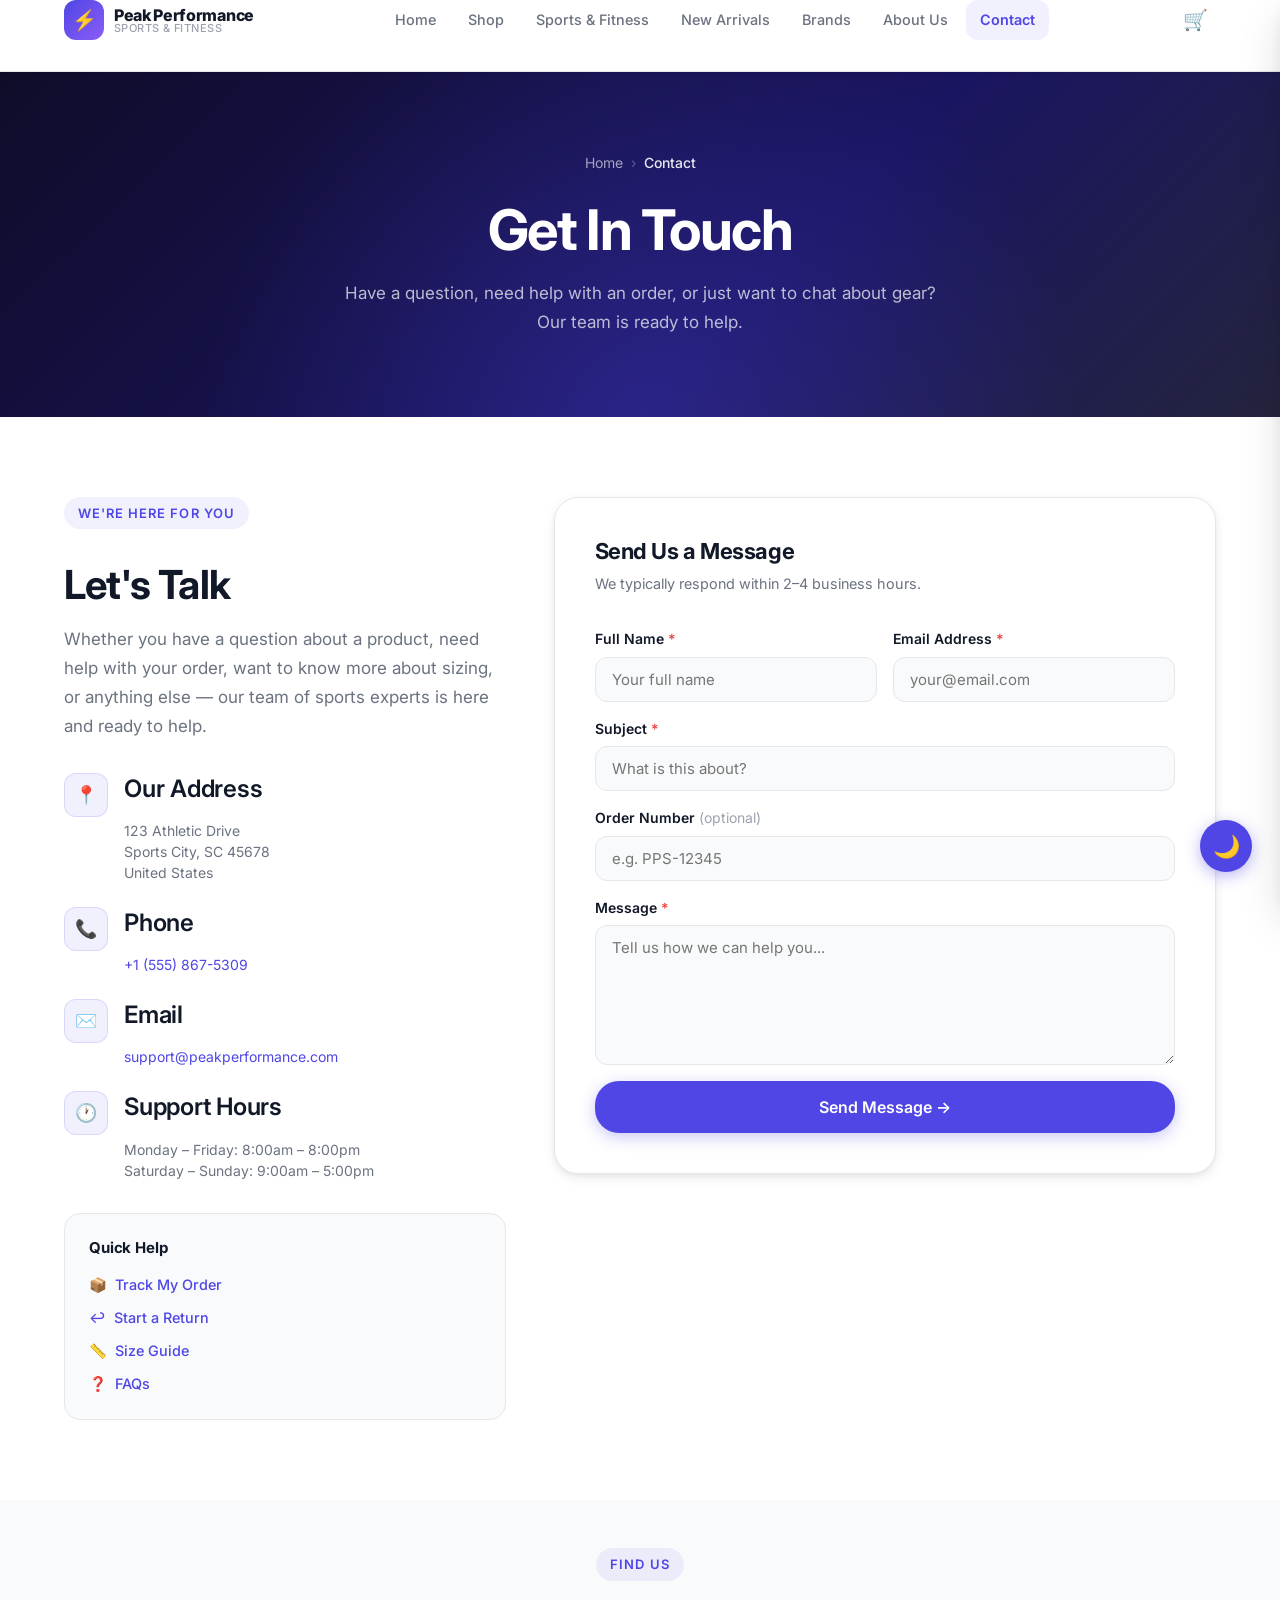
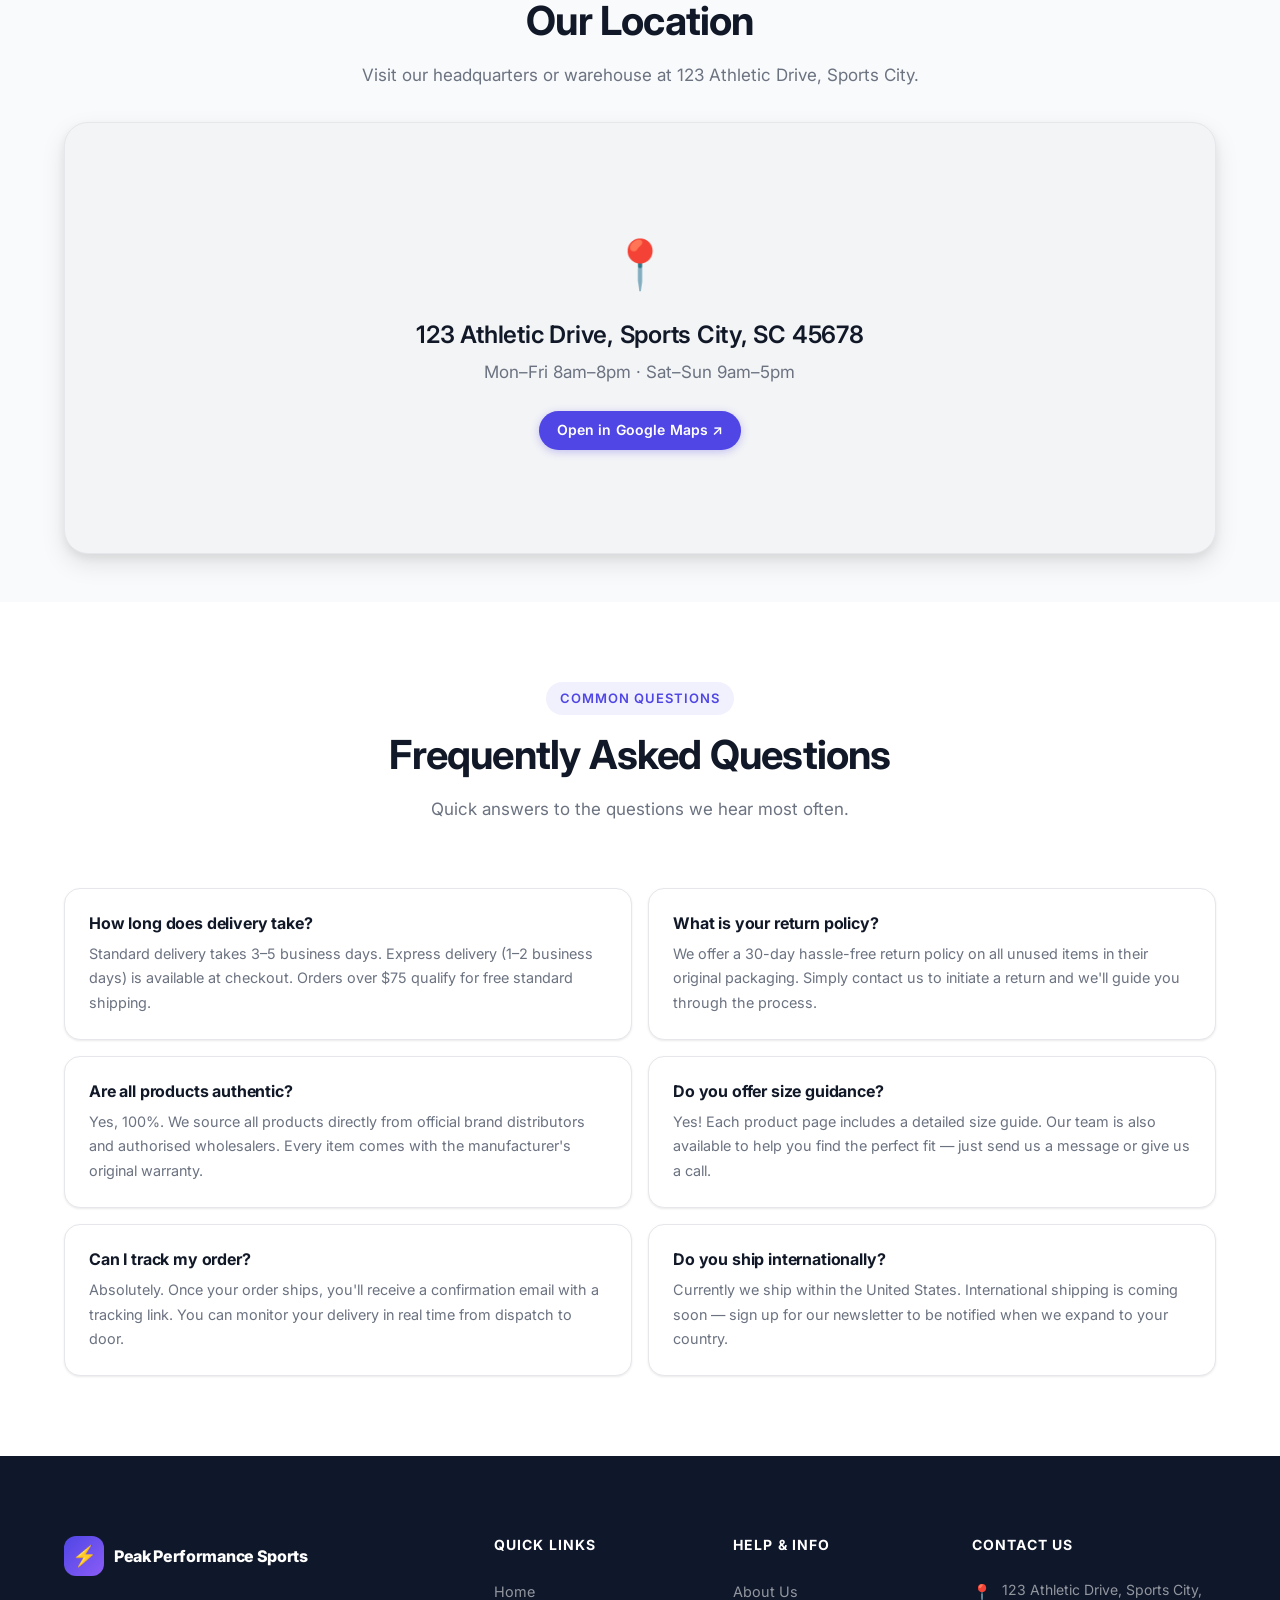
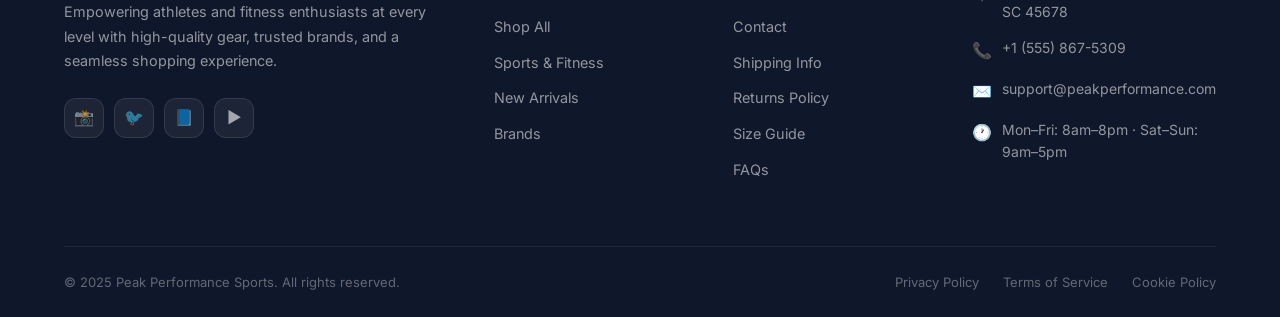
<file: contact.html>
<!DOCTYPE html>
<html lang="en">
<head>
  <meta charset="UTF-8">
  <meta name="viewport" content="width=device-width, initial-scale=1.0">
  <script>
    (function() {
      const theme = localStorage.getItem('pps-theme') || (window.matchMedia('(prefers-color-scheme: dark)').matches ? 'dark' : 'light');
      if (theme === 'dark') document.documentElement.setAttribute('data-theme', 'dark');
    })();
  </script>
  <title>Contact Us — Peak Performance Sports</title>
  <meta name="description" content="Get in touch with Peak Performance Sports. We're here to help with product questions, orders, returns, and anything else you need. Contact us today.">
  <meta property="og:title" content="Contact Us — Peak Performance Sports">
  <meta property="og:description" content="Get in touch with Peak Performance Sports. We're here to help with product questions, orders, returns, and anything else you need.">
  <meta property="og:image" content="https://images.unsplash.com/photo-1518611012118-696072aa579a?w=1280&auto=format&fit=crop">
  <meta property="og:type" content="website">
  <meta name="twitter:card" content="summary_large_image">
  <link rel="canonical" href="contact.html">
  <link rel="icon" href="data:image/svg+xml,<svg xmlns='http://www.w3.org/2000/svg' viewBox='0 0 100 100'><text y='.9em' font-size='90'>⚡</text></svg>">
  <link rel="preconnect" href="https://fonts.googleapis.com">
  <link rel="preconnect" href="https://fonts.gstatic.com" crossorigin>
  <link href="https://fonts.googleapis.com/css2?family=Inter:wght@300;400;500;600;700;800&display=swap" rel="stylesheet">
  <link rel="stylesheet" href="styles.css">
</head>
<body>

<!-- ── HEADER ── -->
<header class="site-header" role="banner">
  <div class="container">
    <div class="header-inner">
      <a href="index.html" class="logo" aria-label="Peak Performance Sports Home">
        <div class="logo-icon" aria-hidden="true">⚡</div>
        <div class="logo-text">
          <span class="logo-name">Peak Performance</span>
          <span class="logo-tagline">Sports & Fitness</span>
        </div>
      </a>
      <nav class="main-nav" id="main-nav" aria-label="Main navigation">
        <ul class="nav-list">
          <li><a href="index.html">Home</a></li>
          <li><a href="page.html">Shop</a></li>
          <li><a href="sports__fitness.html">Sports &amp; Fitness</a></li>
          <li><a href="new_arrivals.html">New Arrivals</a></li>
          <li><a href="brands.html">Brands</a></li>
          <li><a href="about.html">About Us</a></li>
          <li class="active"><a href="contact.html">Contact</a></li>
        </ul>
      </nav>
      <div class="header-actions">
        <button class="icon-btn" id="cart-btn" aria-label="Open shopping cart">
          🛒
          <span class="cart-count" id="cart-count" aria-live="polite" style="display:none">0</span>
        </button>
        <button class="menu-toggle" id="menu-toggle" aria-label="Toggle navigation menu" aria-expanded="false" aria-controls="main-nav">
          <span></span><span></span><span></span>
        </button>
      </div>
    </div>
  </div>
</header>

<!-- ── PAGE HERO ── -->
<section class="page-hero" aria-labelledby="contact-page-heading">
  <div class="container">
    <nav class="breadcrumb" aria-label="Breadcrumb">
      <a href="index.html">Home</a>
      <span class="breadcrumb-sep" aria-hidden="true">›</span>
      <span class="breadcrumb-current">Contact</span>
    </nav>
    <h1 id="contact-page-heading">Get In Touch</h1>
    <p>Have a question, need help with an order, or just want to chat about gear? Our team is ready to help.</p>
  </div>
</section>

<main id="main-content">

  <!-- ── CONTACT SECTION ── -->
  <section id="contact" class="section" aria-labelledby="contact-form-heading">
    <div class="container">
      <div class="contact-layout fade-up">

        <!-- Contact Info -->
        <div class="contact-info">
          <span class="section-label">We're Here For You</span>
          <h2 id="contact-form-heading" style="margin-top:var(--space-2);margin-bottom:var(--space-2)">Let's Talk</h2>
          <p>Whether you have a question about a product, need help with your order, want to know more about sizing, or anything else — our team of sports experts is here and ready to help.</p>

          <div class="contact-detail-list" style="margin-top:var(--space-4)">
            <div class="contact-detail">
              <div class="contact-detail-icon" aria-hidden="true">📍</div>
              <div class="contact-detail-text">
                <h3>Our Address</h3>
                <p>123 Athletic Drive<br>Sports City, SC 45678<br>United States</p>
              </div>
            </div>
            <div class="contact-detail">
              <div class="contact-detail-icon" aria-hidden="true">📞</div>
              <div class="contact-detail-text">
                <h3>Phone</h3>
                <p><a href="tel:+15558675309" style="color:var(--primary);text-decoration:none">+1 (555) 867-5309</a></p>
              </div>
            </div>
            <div class="contact-detail">
              <div class="contact-detail-icon" aria-hidden="true">✉️</div>
              <div class="contact-detail-text">
                <h3>Email</h3>
                <p><a href="mailto:support@peakperformance.com" style="color:var(--primary);text-decoration:none">support@peakperformance.com</a></p>
              </div>
            </div>
            <div class="contact-detail">
              <div class="contact-detail-icon" aria-hidden="true">🕐</div>
              <div class="contact-detail-text">
                <h3>Support Hours</h3>
                <p>Monday – Friday: 8:00am – 8:00pm<br>Saturday – Sunday: 9:00am – 5:00pm</p>
              </div>
            </div>
          </div>

          <div style="background:var(--bg-secondary);border:1px solid var(--border-color);border-radius:var(--radius-lg);padding:var(--space-3);margin-top:var(--space-3)">
            <h3 style="font-size:0.9375rem;font-weight:700;margin-bottom:var(--space-2);color:var(--text-primary)">Quick Help</h3>
            <ul style="display:flex;flex-direction:column;gap:10px">
              <li><a href="#" style="display:flex;align-items:center;gap:8px;font-size:0.9rem;color:var(--primary);text-decoration:none;font-weight:500"><span>📦</span> Track My Order</a></li>
              <li><a href="#" style="display:flex;align-items:center;gap:8px;font-size:0.9rem;color:var(--primary);text-decoration:none;font-weight:500"><span>↩️</span> Start a Return</a></li>
              <li><a href="#" style="display:flex;align-items:center;gap:8px;font-size:0.9rem;color:var(--primary);text-decoration:none;font-weight:500"><span>📏</span> Size Guide</a></li>
              <li><a href="#" style="display:flex;align-items:center;gap:8px;font-size:0.9rem;color:var(--primary);text-decoration:none;font-weight:500"><span>❓</span> FAQs</a></li>
            </ul>
          </div>
        </div>

        <!-- Contact Form -->
        <div class="contact-form-wrap">
          <h2 style="font-size:1.375rem;font-weight:700;margin-bottom:8px;color:var(--text-primary)">Send Us a Message</h2>
          <p style="font-size:0.9rem;color:var(--text-secondary);margin-bottom:var(--space-4)">We typically respond within 2–4 business hours.</p>

          <form id="contact-form" class="contact-form" novalidate aria-label="Contact form">
            <div class="form-row">
              <div class="form-group">
                <label for="name">Full Name <span aria-hidden="true" style="color:#ef4444">*</span></label>
                <input type="text" name="name" id="name" placeholder="Your full name" required aria-required="true" autocomplete="name">
              </div>
              <div class="form-group">
                <label for="email">Email Address <span aria-hidden="true" style="color:#ef4444">*</span></label>
                <input type="email" name="email" id="email" placeholder="your@email.com" required aria-required="true" autocomplete="email">
              </div>
            </div>

            <div class="form-group">
              <label for="subject">Subject <span aria-hidden="true" style="color:#ef4444">*</span></label>
              <input type="text" name="subject" id="subject" placeholder="What is this about?" required aria-required="true">
            </div>

            <div class="form-group">
              <label for="order-number">Order Number <span style="font-weight:400;color:var(--text-tertiary)">(optional)</span></label>
              <input type="text" name="order_number" id="order-number" placeholder="e.g. PPS-12345" autocomplete="off">
            </div>

            <div class="form-group">
              <label for="message">Message <span aria-hidden="true" style="color:#ef4444">*</span></label>
              <textarea name="message" id="message" rows="5" placeholder="Tell us how we can help you..." required aria-required="true"></textarea>
            </div>

            <button type="submit" class="submit-btn">Send Message →</button>
          </form>

          <div id="form-status" class="form-status" role="alert" aria-live="polite"></div>
        </div>

      </div>
    </div>
  </section>

  <!-- ── MAP / LOCATION ── -->
  <section class="section-sm bg-secondary" aria-labelledby="location-heading">
    <div class="container">
      <div class="section-header fade-up" style="margin-bottom:var(--space-4)">
        <span class="section-label">Find Us</span>
        <h2 id="location-heading">Our Location</h2>
        <p>Visit our headquarters or warehouse at 123 Athletic Drive, Sports City.</p>
      </div>
      <div class="fade-up" style="border-radius:var(--radius-xl);overflow:hidden;box-shadow:var(--shadow-lg);aspect-ratio:16/6;background:var(--bg-tertiary);display:flex;align-items:center;justify-content:center;border:1px solid var(--border-color)">
        <div style="text-align:center;padding:var(--space-4)">
          <div style="font-size:3rem;margin-bottom:var(--space-2)" aria-hidden="true">📍</div>
          <h3 style="margin-bottom:8px">123 Athletic Drive, Sports City, SC 45678</h3>
          <p style="margin-bottom:var(--space-3)">Mon–Fri 8am–8pm · Sat–Sun 9am–5pm</p>
          <a href="https://maps.google.com" target="_blank" rel="noopener noreferrer" class="btn btn-primary btn-sm">Open in Google Maps ↗</a>
        </div>
      </div>
    </div>
  </section>

  <!-- ── FAQ STRIP ── -->
  <section class="section" aria-labelledby="faq-heading">
    <div class="container">
      <div class="section-header fade-up">
        <span class="section-label">Common Questions</span>
        <h2 id="faq-heading">Frequently Asked Questions</h2>
        <p>Quick answers to the questions we hear most often.</p>
      </div>
      <div class="grid-2 fade-up" style="transition-delay:0.1s;gap:var(--space-2)">

        <div class="card">
          <h3 style="font-size:1rem;font-weight:700;margin-bottom:8px;color:var(--text-primary)">How long does delivery take?</h3>
          <p style="font-size:0.9rem">Standard delivery takes 3–5 business days. Express delivery (1–2 business days) is available at checkout. Orders over $75 qualify for free standard shipping.</p>
        </div>

        <div class="card">
          <h3 style="font-size:1rem;font-weight:700;margin-bottom:8px;color:var(--text-primary)">What is your return policy?</h3>
          <p style="font-size:0.9rem">We offer a 30-day hassle-free return policy on all unused items in their original packaging. Simply contact us to initiate a return and we'll guide you through the process.</p>
        </div>

        <div class="card">
          <h3 style="font-size:1rem;font-weight:700;margin-bottom:8px;color:var(--text-primary)">Are all products authentic?</h3>
          <p style="font-size:0.9rem">Yes, 100%. We source all products directly from official brand distributors and authorised wholesalers. Every item comes with the manufacturer's original warranty.</p>
        </div>

        <div class="card">
          <h3 style="font-size:1rem;font-weight:700;margin-bottom:8px;color:var(--text-primary)">Do you offer size guidance?</h3>
          <p style="font-size:0.9rem">Yes! Each product page includes a detailed size guide. Our team is also available to help you find the perfect fit — just send us a message or give us a call.</p>
        </div>

        <div class="card">
          <h3 style="font-size:1rem;font-weight:700;margin-bottom:8px;color:var(--text-primary)">Can I track my order?</h3>
          <p style="font-size:0.9rem">Absolutely. Once your order ships, you'll receive a confirmation email with a tracking link. You can monitor your delivery in real time from dispatch to door.</p>
        </div>

        <div class="card">
          <h3 style="font-size:1rem;font-weight:700;margin-bottom:8px;color:var(--text-primary)">Do you ship internationally?</h3>
          <p style="font-size:0.9rem">Currently we ship within the United States. International shipping is coming soon — sign up for our newsletter to be notified when we expand to your country.</p>
        </div>

      </div>
    </div>
  </section>

</main>

<!-- ── FOOTER ── -->
<footer class="site-footer" role="contentinfo">
  <div class="container">
    <div class="footer-grid">
      <div class="footer-brand">
        <a href="index.html" class="footer-logo" aria-label="Peak Performance Sports Home">
          <div class="footer-logo-icon" aria-hidden="true">⚡</div>
          <span class="footer-logo-name">Peak Performance Sports</span>
        </a>
        <p class="footer-brand-desc">Empowering athletes and fitness enthusiasts at every level with high-quality gear, trusted brands, and a seamless shopping experience.</p>
        <div class="footer-social" aria-label="Social media links">
          <a href="#" class="social-link" aria-label="Instagram">📸</a>
          <a href="#" class="social-link" aria-label="Twitter">🐦</a>
          <a href="#" class="social-link" aria-label="Facebook">📘</a>
          <a href="#" class="social-link" aria-label="YouTube">▶️</a>
        </div>
      </div>
      <div>
        <h3 class="footer-col-title">Quick Links</h3>
        <ul class="footer-links">
          <li><a href="index.html">Home</a></li>
          <li><a href="page.html">Shop All</a></li>
          <li><a href="sports__fitness.html">Sports &amp; Fitness</a></li>
          <li><a href="new_arrivals.html">New Arrivals</a></li>
          <li><a href="brands.html">Brands</a></li>
        </ul>
      </div>
      <div>
        <h3 class="footer-col-title">Help &amp; Info</h3>
        <ul class="footer-links">
          <li><a href="about.html">About Us</a></li>
          <li><a href="contact.html">Contact</a></li>
          <li><a href="#">Shipping Info</a></li>
          <li><a href="#">Returns Policy</a></li>
          <li><a href="#">Size Guide</a></li>
          <li><a href="#">FAQs</a></li>
        </ul>
      </div>
      <div>
        <h3 class="footer-col-title">Contact Us</h3>
        <div class="footer-contact-item">
          <span class="footer-contact-icon" aria-hidden="true">📍</span>
          <span>123 Athletic Drive, Sports City, SC 45678</span>
        </div>
        <div class="footer-contact-item">
          <span class="footer-contact-icon" aria-hidden="true">📞</span>
          <span>+1 (555) 867-5309</span>
        </div>
        <div class="footer-contact-item">
          <span class="footer-contact-icon" aria-hidden="true">✉️</span>
          <span>support@peakperformance.com</span>
        </div>
        <div class="footer-contact-item">
          <span class="footer-contact-icon" aria-hidden="true">🕐</span>
          <span>Mon–Fri: 8am–8pm · Sat–Sun: 9am–5pm</span>
        </div>
      </div>
    </div>
    <div class="footer-bottom">
      <p class="footer-copy">© 2025 Peak Performance Sports. All rights reserved.</p>
      <nav class="footer-legal" aria-label="Legal links">
        <a href="#">Privacy Policy</a>
        <a href="#">Terms of Service</a>
        <a href="#">Cookie Policy</a>
      </nav>
    </div>
  </div>
</footer>

<div class="cart-overlay" id="cart-overlay" role="presentation"></div>
<aside class="cart-drawer" id="cart-drawer" aria-label="Shopping cart" aria-modal="true">
  <div class="cart-header">
    <h3>🛒 Your Cart</h3>
    <button class="icon-btn" id="cart-close" aria-label="Close cart">✕</button>
  </div>
  <div class="cart-body" id="cart-body"></div>
  <div class="cart-footer">
    <div class="cart-total">
      <span class="cart-total-label">Total</span>
      <span class="cart-total-value" id="cart-total-value">$0.00</span>
    </div>
    <button class="btn btn-primary w-full" onclick="alert('Checkout coming soon!')">Proceed to Checkout</button>
  </div>
</aside>
<div id="cart-toast" role="alert" aria-live="polite" style="position:fixed;bottom:90px;right:28px;background:var(--secondary);color:#fff;padding:12px 20px;border-radius:var(--radius-xl);font-size:0.9rem;font-weight:600;box-shadow:var(--shadow-lg);z-index:3000;opacity:0;transform:translateY(8px);transition:all 0.3s cubic-bezier(0.4,0,0.2,1);pointer-events:none;"></div>
<button class="theme-toggle" id="theme-toggle" aria-label="Switch to dark mode"><span id="theme-icon">🌙</span></button>
<style>.sr-only{position:absolute;width:1px;height:1px;padding:0;margin:-1px;overflow:hidden;clip:rect(0,0,0,0);white-space:nowrap;border:0}#cart-toast.show{opacity:1;transform:translateY(0)}</style>
<script src="script.js"></script>
</body>
</html>
</file>
<file: styles.css>
/* ═══════════════════════════════════════════════════════════════════
   PEAK PERFORMANCE SPORTS — styles.css
   Tech SaaS Modern Design System
   ═══════════════════════════════════════════════════════════════════ */

/* ── Google Fonts ── */
@import url('https://fonts.googleapis.com/css2?family=Inter:wght@300;400;500;600;700;800&display=swap');

/* ── CSS Variables ── */
:root {
  --primary: #4f46e5;
  --primary-hover: #4338ca;
  --primary-rgb: 79, 70, 229;
  --secondary: #10b981;
  --secondary-hover: #059669;
  --accent: #8b5cf6;
  --accent-hover: #7c3aed;
  --warning: #f59e0b;

  --bg-primary: #ffffff;
  --bg-secondary: #f9fafb;
  --bg-tertiary: #f3f4f6;
  --bg-card: #ffffff;

  --text-primary: #111827;
  --text-secondary: #6b7280;
  --text-tertiary: #9ca3af;

  --border-color: #e5e7eb;
  --border-color-hover: #d1d5db;

  --shadow-color: rgba(0, 0, 0, 0.08);
  --shadow-sm: 0 1px 3px rgba(0,0,0,0.05), 0 1px 2px rgba(0,0,0,0.04);
  --shadow-md: 0 4px 12px rgba(0,0,0,0.08), 0 2px 4px rgba(0,0,0,0.04);
  --shadow-lg: 0 10px 24px rgba(0,0,0,0.1), 0 4px 8px rgba(0,0,0,0.06);
  --shadow-xl: 0 20px 40px rgba(0,0,0,0.12), 0 8px 16px rgba(0,0,0,0.06);

  --space-1: 8px;
  --space-2: 16px;
  --space-3: 24px;
  --space-4: 32px;
  --space-5: 40px;
  --space-6: 48px;
  --space-8: 64px;
  --space-10: 80px;
  --space-12: 96px;

  --radius-sm: 6px;
  --radius-md: 12px;
  --radius-lg: 16px;
  --radius-xl: 24px;
  --radius-full: 9999px;

  --font-sans: 'Inter', -apple-system, BlinkMacSystemFont, 'Segoe UI', sans-serif;

  --header-height: 72px;
  --transition: all 0.3s cubic-bezier(0.4, 0, 0.2, 1);
}

[data-theme="dark"] {
  --bg-primary: #111827;
  --bg-secondary: #1f2937;
  --bg-tertiary: #374151;
  --bg-card: #1f2937;

  --text-primary: #f9fafb;
  --text-secondary: #d1d5db;
  --text-tertiary: #9ca3af;

  --border-color: #374151;
  --border-color-hover: #4b5563;

  --shadow-color: rgba(0, 0, 0, 0.3);
  --shadow-sm: 0 1px 3px rgba(0,0,0,0.2);
  --shadow-md: 0 4px 12px rgba(0,0,0,0.25);
  --shadow-lg: 0 10px 24px rgba(0,0,0,0.3);
  --shadow-xl: 0 20px 40px rgba(0,0,0,0.4);
}

/* ── Reset ── */
*, *::before, *::after {
  box-sizing: border-box;
  margin: 0;
  padding: 0;
}

html {
  scroll-behavior: smooth;
  font-size: 16px;
}

body {
  font-family: var(--font-sans);
  background: var(--bg-primary);
  color: var(--text-primary);
  line-height: 1.6;
  -webkit-font-smoothing: antialiased;
  transition: background-color 0.3s ease, color 0.3s ease;
  overflow-x: hidden;
}

img {
  max-width: 100%;
  height: auto;
  display: block;
}

a {
  color: inherit;
  text-decoration: none;
}

ul { list-style: none; }

button { font-family: var(--font-sans); cursor: pointer; }

/* ── Typography ── */
h1 {
  font-size: clamp(2rem, 5vw, 3.5rem);
  font-weight: 700;
  line-height: 1.15;
  letter-spacing: -0.03em;
  color: var(--text-primary);
}

h2 {
  font-size: clamp(1.5rem, 3.5vw, 2.5rem);
  font-weight: 700;
  line-height: 1.2;
  letter-spacing: -0.02em;
  color: var(--text-primary);
}

h3 {
  font-size: clamp(1.125rem, 2.5vw, 1.5rem);
  font-weight: 600;
  line-height: 1.3;
  letter-spacing: -0.01em;
  color: var(--text-primary);
}

h4 {
  font-size: clamp(1rem, 2vw, 1.25rem);
  font-weight: 600;
  color: var(--text-primary);
}

p {
  font-size: clamp(0.9375rem, 1.5vw, 1.0625rem);
  line-height: 1.7;
  color: var(--text-secondary);
}

/* ── Layout ── */
.container {
  max-width: 1200px;
  margin: 0 auto;
  padding: 0 var(--space-3);
}

.section {
  padding: var(--space-10) 0;
}

.section-sm {
  padding: var(--space-6) 0;
}

.section-header {
  text-align: center;
  margin-bottom: var(--space-8);
}

.section-header p {
  max-width: 600px;
  margin: var(--space-2) auto 0;
}

.section-label {
  display: inline-block;
  font-size: 0.8125rem;
  font-weight: 600;
  letter-spacing: 0.08em;
  text-transform: uppercase;
  color: var(--primary);
  background: rgba(79, 70, 229, 0.08);
  padding: 6px 14px;
  border-radius: var(--radius-full);
  margin-bottom: var(--space-2);
}

/* ── Grid ── */
.grid-2 { display: grid; grid-template-columns: repeat(2, 1fr); gap: var(--space-3); }
.grid-3 { display: grid; grid-template-columns: repeat(3, 1fr); gap: var(--space-3); }
.grid-4 { display: grid; grid-template-columns: repeat(4, 1fr); gap: var(--space-3); }

/* ── Buttons ── */
.btn {
  display: inline-flex;
  align-items: center;
  justify-content: center;
  gap: 8px;
  padding: 12px 28px;
  border: none;
  border-radius: var(--radius-xl);
  font-family: var(--font-sans);
  font-size: 0.9375rem;
  font-weight: 600;
  letter-spacing: 0.01em;
  cursor: pointer;
  transition: var(--transition);
  text-decoration: none;
  white-space: nowrap;
  min-height: 44px;
}

.btn-primary {
  background: var(--primary);
  color: #fff;
  box-shadow: 0 2px 8px rgba(79, 70, 229, 0.3);
}

.btn-primary:hover {
  background: var(--primary-hover);
  box-shadow: 0 6px 20px rgba(79, 70, 229, 0.4);
  transform: translateY(-2px);
}

.btn-secondary {
  background: transparent;
  color: var(--primary);
  border: 2px solid var(--primary);
}

.btn-secondary:hover {
  background: rgba(79, 70, 229, 0.06);
  transform: translateY(-2px);
}

.btn-success {
  background: var(--secondary);
  color: #fff;
  box-shadow: 0 2px 8px rgba(16, 185, 129, 0.3);
}

.btn-success:hover {
  background: var(--secondary-hover);
  box-shadow: 0 6px 20px rgba(16, 185, 129, 0.4);
  transform: translateY(-2px);
}

.btn-ghost {
  background: var(--bg-tertiary);
  color: var(--text-primary);
}

.btn-ghost:hover {
  background: var(--border-color);
  transform: translateY(-1px);
}

.btn-sm {
  padding: 8px 18px;
  font-size: 0.875rem;
  min-height: 36px;
}

.btn-lg {
  padding: 16px 36px;
  font-size: 1.0625rem;
}

.btn:focus-visible {
  outline: 3px solid var(--primary);
  outline-offset: 3px;
}

.btn:active {
  transform: scale(0.98);
}

/* ── Cards ── */
.card {
  background: var(--bg-card);
  border: 1px solid var(--border-color);
  border-radius: var(--radius-lg);
  padding: var(--space-3);
  box-shadow: var(--shadow-sm);
  transition: var(--transition);
}

.card:hover {
  border-color: var(--border-color-hover);
  box-shadow: var(--shadow-lg);
  transform: translateY(-4px);
}

/* ── Badge ── */
.badge {
  display: inline-block;
  padding: 4px 12px;
  border-radius: var(--radius-full);
  font-size: 0.75rem;
  font-weight: 600;
  letter-spacing: 0.02em;
}

.badge-primary { background: rgba(79,70,229,0.1); color: var(--primary); }
.badge-success { background: rgba(16,185,129,0.1); color: var(--secondary); }
.badge-accent  { background: rgba(139,92,246,0.1); color: var(--accent); }
.badge-warning { background: rgba(245,158,11,0.1); color: var(--warning); }
.badge-new     { background: var(--secondary); color: #fff; }
.badge-sale    { background: #ef4444; color: #fff; }

/* ═══════════════════════════════════════════════════════════════════
   HEADER / NAV
   ═══════════════════════════════════════════════════════════════════ */
.site-header {
  position: sticky;
  top: 0;
  z-index: 1000;
  height: var(--header-height);
  background: rgba(255,255,255,0.9);
  backdrop-filter: blur(12px);
  -webkit-backdrop-filter: blur(12px);
  border-bottom: 1px solid var(--border-color);
  box-shadow: var(--shadow-sm);
  transition: var(--transition);
}

[data-theme="dark"] .site-header {
  background: rgba(17,24,39,0.92);
}

.header-inner {
  display: flex;
  align-items: center;
  justify-content: space-between;
  height: 100%;
  gap: var(--space-3);
}

/* Logo */
.logo {
  display: flex;
  align-items: center;
  gap: 10px;
  text-decoration: none;
  flex-shrink: 0;
}

.logo-icon {
  width: 40px;
  height: 40px;
  background: linear-gradient(135deg, var(--primary), var(--accent));
  border-radius: var(--radius-md);
  display: flex;
  align-items: center;
  justify-content: center;
  font-size: 1.25rem;
  color: #fff;
  flex-shrink: 0;
}

.logo-text {
  display: flex;
  flex-direction: column;
  line-height: 1;
}

.logo-name {
  font-size: 1rem;
  font-weight: 800;
  color: var(--text-primary);
  letter-spacing: -0.02em;
}

.logo-tagline {
  font-size: 0.6875rem;
  font-weight: 500;
  color: var(--text-tertiary);
  letter-spacing: 0.04em;
  text-transform: uppercase;
}

/* Nav */
.main-nav {
  display: flex;
  align-items: center;
}

.nav-list {
  display: flex;
  align-items: center;
  gap: 4px;
}

.nav-list a {
  display: block;
  padding: 8px 14px;
  font-size: 0.9rem;
  font-weight: 500;
  color: var(--text-secondary);
  border-radius: var(--radius-md);
  transition: var(--transition);
  white-space: nowrap;
}

.nav-list a:hover {
  color: var(--text-primary);
  background: var(--bg-tertiary);
}

.nav-list li.active a {
  color: var(--primary);
  background: rgba(79,70,229,0.08);
  font-weight: 600;
}

/* Header Actions */
.header-actions {
  display: flex;
  align-items: center;
  gap: var(--space-1);
  flex-shrink: 0;
}

.icon-btn {
  width: 40px;
  height: 40px;
  border: none;
  background: transparent;
  border-radius: var(--radius-md);
  display: flex;
  align-items: center;
  justify-content: center;
  cursor: pointer;
  color: var(--text-secondary);
  font-size: 1.25rem;
  transition: var(--transition);
  position: relative;
}

.icon-btn:hover {
  background: var(--bg-tertiary);
  color: var(--text-primary);
}

.icon-btn:focus-visible {
  outline: 3px solid var(--primary);
  outline-offset: 2px;
}

.cart-count {
  position: absolute;
  top: 4px;
  right: 4px;
  width: 18px;
  height: 18px;
  background: var(--primary);
  color: #fff;
  font-size: 0.625rem;
  font-weight: 700;
  border-radius: 50%;
  display: flex;
  align-items: center;
  justify-content: center;
  line-height: 1;
}

/* Mobile menu toggle */
.menu-toggle {
  display: none;
  width: 44px;
  height: 44px;
  border: none;
  background: transparent;
  border-radius: var(--radius-md);
  cursor: pointer;
  flex-direction: column;
  align-items: center;
  justify-content: center;
  gap: 5px;
  padding: 10px;
}

.menu-toggle span {
  display: block;
  width: 22px;
  height: 2px;
  background: var(--text-primary);
  border-radius: 2px;
  transition: var(--transition);
}

.menu-toggle.open span:nth-child(1) { transform: translateY(7px) rotate(45deg); }
.menu-toggle.open span:nth-child(2) { opacity: 0; transform: scaleX(0); }
.menu-toggle.open span:nth-child(3) { transform: translateY(-7px) rotate(-45deg); }

/* ═══════════════════════════════════════════════════════════════════
   THEME TOGGLE
   ═══════════════════════════════════════════════════════════════════ */
.theme-toggle {
  position: fixed;
  bottom: 28px;
  right: 28px;
  z-index: 999;
  width: 52px;
  height: 52px;
  border-radius: 50%;
  border: none;
  background: var(--primary);
  color: #fff;
  font-size: 1.375rem;
  cursor: pointer;
  box-shadow: 0 4px 16px rgba(79,70,229,0.4);
  display: flex;
  align-items: center;
  justify-content: center;
  transition: var(--transition);
}

.theme-toggle:hover {
  transform: scale(1.1) rotate(15deg);
  box-shadow: 0 6px 24px rgba(79,70,229,0.5);
}

.theme-toggle:focus-visible {
  outline: 3px solid var(--primary);
  outline-offset: 3px;
}

/* ═══════════════════════════════════════════════════════════════════
   HERO SECTION
   ═══════════════════════════════════════════════════════════════════ */
.hero {
  position: relative;
  min-height: calc(100vh - var(--header-height));
  display: flex;
  align-items: center;
  overflow: hidden;
  background: linear-gradient(135deg, #0f0c29 0%, #1a1560 40%, #24243e 100%);
}

.hero::before {
  content: '';
  position: absolute;
  inset: 0;
  background:
    radial-gradient(circle at 20% 50%, rgba(79,70,229,0.35) 0%, transparent 50%),
    radial-gradient(circle at 80% 20%, rgba(139,92,246,0.25) 0%, transparent 40%),
    radial-gradient(circle at 60% 80%, rgba(16,185,129,0.15) 0%, transparent 40%);
  pointer-events: none;
}

.hero-grid {
  display: grid;
  grid-template-columns: 1fr 1fr;
  gap: var(--space-8);
  align-items: center;
  position: relative;
  z-index: 1;
  padding: var(--space-10) 0;
}

.hero-content {}

.hero-badge {
  display: inline-flex;
  align-items: center;
  gap: 8px;
  background: rgba(255,255,255,0.1);
  border: 1px solid rgba(255,255,255,0.15);
  backdrop-filter: blur(8px);
  border-radius: var(--radius-full);
  padding: 8px 16px;
  font-size: 0.8125rem;
  font-weight: 600;
  color: rgba(255,255,255,0.9);
  margin-bottom: var(--space-3);
  letter-spacing: 0.02em;
}

.hero-badge-dot {
  width: 8px;
  height: 8px;
  background: var(--secondary);
  border-radius: 50%;
  animation: pulse 2s infinite;
}

@keyframes pulse {
  0%, 100% { opacity: 1; transform: scale(1); }
  50% { opacity: 0.6; transform: scale(1.3); }
}

.hero h1 {
  color: #fff;
  margin-bottom: var(--space-3);
}

.hero h1 .highlight {
  background: linear-gradient(135deg, #818cf8, #a78bfa, #34d399);
  -webkit-background-clip: text;
  -webkit-text-fill-color: transparent;
  background-clip: text;
}

.hero-desc {
  font-size: clamp(1rem, 2vw, 1.125rem);
  color: rgba(255,255,255,0.75);
  margin-bottom: var(--space-5);
  max-width: 520px;
  line-height: 1.7;
}

.hero-actions {
  display: flex;
  gap: var(--space-2);
  flex-wrap: wrap;
}

.hero-stats {
  display: flex;
  gap: var(--space-4);
  margin-top: var(--space-6);
  padding-top: var(--space-4);
  border-top: 1px solid rgba(255,255,255,0.1);
}

.hero-stat-value {
  font-size: 1.75rem;
  font-weight: 800;
  color: #fff;
  line-height: 1;
  letter-spacing: -0.03em;
}

.hero-stat-label {
  font-size: 0.8125rem;
  color: rgba(255,255,255,0.55);
  margin-top: 4px;
}

/* Hero Visual */
.hero-visual {
  position: relative;
  display: flex;
  align-items: center;
  justify-content: center;
}

.hero-img-wrap {
  position: relative;
  border-radius: var(--radius-xl);
  overflow: hidden;
  box-shadow: 0 32px 64px rgba(0,0,0,0.4);
  width: 100%;
  max-width: 520px;
  aspect-ratio: 4/3;
}

.hero-img-wrap img {
  width: 100%;
  height: 100%;
  object-fit: cover;
}

.hero-img-overlay {
  position: absolute;
  inset: 0;
  background: linear-gradient(135deg, rgba(79,70,229,0.2), transparent);
}

.hero-floating-card {
  position: absolute;
  background: rgba(255,255,255,0.12);
  backdrop-filter: blur(16px);
  border: 1px solid rgba(255,255,255,0.2);
  border-radius: var(--radius-lg);
  padding: 14px 18px;
  color: #fff;
  font-size: 0.875rem;
  font-weight: 600;
  display: flex;
  align-items: center;
  gap: 10px;
  box-shadow: var(--shadow-lg);
  animation: float 4s ease-in-out infinite;
}

.hero-floating-card.card-1 { bottom: -16px; left: -16px; animation-delay: 0s; }
.hero-floating-card.card-2 { top: -16px; right: -16px; animation-delay: 1.5s; }

@keyframes float {
  0%, 100% { transform: translateY(0); }
  50% { transform: translateY(-8px); }
}

.floating-icon {
  width: 36px;
  height: 36px;
  background: linear-gradient(135deg, var(--primary), var(--accent));
  border-radius: var(--radius-md);
  display: flex;
  align-items: center;
  justify-content: center;
  font-size: 1.125rem;
}

/* ═══════════════════════════════════════════════════════════════════
   TRUST BAR
   ═══════════════════════════════════════════════════════════════════ */
.trust-bar {
  background: var(--bg-secondary);
  border-top: 1px solid var(--border-color);
  border-bottom: 1px solid var(--border-color);
  padding: var(--space-3) 0;
}

.trust-bar-inner {
  display: flex;
  align-items: center;
  justify-content: center;
  gap: var(--space-8);
  flex-wrap: wrap;
}

.trust-item {
  display: flex;
  align-items: center;
  gap: 10px;
  color: var(--text-secondary);
  font-size: 0.9rem;
  font-weight: 500;
}

.trust-item-icon {
  font-size: 1.25rem;
  color: var(--secondary);
}

/* ═══════════════════════════════════════════════════════════════════
   PRODUCT CARDS
   ═══════════════════════════════════════════════════════════════════ */
.product-card {
  background: var(--bg-card);
  border: 1px solid var(--border-color);
  border-radius: var(--radius-lg);
  overflow: hidden;
  transition: var(--transition);
  display: flex;
  flex-direction: column;
  box-shadow: var(--shadow-sm);
}

.product-card:hover {
  border-color: var(--primary);
  box-shadow: var(--shadow-xl);
  transform: translateY(-6px);
}

.product-img-wrap {
  position: relative;
  aspect-ratio: 4/3;
  overflow: hidden;
  background: var(--bg-tertiary);
}

.product-img-wrap img {
  width: 100%;
  height: 100%;
  object-fit: cover;
  transition: transform 0.5s cubic-bezier(0.4, 0, 0.2, 1);
}

.product-card:hover .product-img-wrap img {
  transform: scale(1.06);
}

.product-badges {
  position: absolute;
  top: 12px;
  left: 12px;
  display: flex;
  gap: 6px;
  flex-wrap: wrap;
}

.product-actions-overlay {
  position: absolute;
  bottom: 0;
  left: 0;
  right: 0;
  padding: 12px;
  background: linear-gradient(to top, rgba(0,0,0,0.7), transparent);
  display: flex;
  gap: 8px;
  transform: translateY(100%);
  transition: var(--transition);
}

.product-card:hover .product-actions-overlay {
  transform: translateY(0);
}

.product-body {
  padding: var(--space-2) var(--space-2) var(--space-3);
  flex: 1;
  display: flex;
  flex-direction: column;
}

.product-category {
  font-size: 0.75rem;
  font-weight: 600;
  color: var(--primary);
  text-transform: uppercase;
  letter-spacing: 0.06em;
  margin-bottom: 6px;
}

.product-name {
  font-size: 1rem;
  font-weight: 600;
  color: var(--text-primary);
  margin-bottom: 6px;
  line-height: 1.4;
}

.product-desc {
  font-size: 0.875rem;
  color: var(--text-secondary);
  line-height: 1.5;
  flex: 1;
  margin-bottom: var(--space-2);
  display: -webkit-box;
  -webkit-line-clamp: 2;
  -webkit-box-orient: vertical;
  overflow: hidden;
}

.product-footer {
  display: flex;
  align-items: center;
  justify-content: space-between;
  gap: var(--space-1);
  margin-top: auto;
}

.product-price {
  display: flex;
  align-items: baseline;
  gap: 6px;
}

.price-current {
  font-size: 1.25rem;
  font-weight: 700;
  color: var(--text-primary);
}

.price-original {
  font-size: 0.875rem;
  color: var(--text-tertiary);
  text-decoration: line-through;
}

.btn-cart {
  display: inline-flex;
  align-items: center;
  gap: 6px;
  padding: 9px 16px;
  background: var(--primary);
  color: #fff;
  border: none;
  border-radius: var(--radius-xl);
  font-size: 0.8125rem;
  font-weight: 600;
  cursor: pointer;
  transition: var(--transition);
  min-height: 38px;
}

.btn-cart:hover {
  background: var(--primary-hover);
  transform: translateY(-1px);
  box-shadow: 0 4px 12px rgba(79,70,229,0.35);
}

/* ═══════════════════════════════════════════════════════════════════
   CATEGORY CARDS
   ═══════════════════════════════════════════════════════════════════ */
.category-card {
  position: relative;
  border-radius: var(--radius-lg);
  overflow: hidden;
  aspect-ratio: 3/2;
  cursor: pointer;
  transition: var(--transition);
  box-shadow: var(--shadow-md);
}

.category-card:hover {
  transform: translateY(-4px);
  box-shadow: var(--shadow-xl);
}

.category-card img {
  width: 100%;
  height: 100%;
  object-fit: cover;
  transition: transform 0.5s cubic-bezier(0.4, 0, 0.2, 1);
}

.category-card:hover img {
  transform: scale(1.08);
}

.category-overlay {
  position: absolute;
  inset: 0;
  background: linear-gradient(to top, rgba(0,0,0,0.75) 0%, rgba(0,0,0,0.2) 60%, transparent 100%);
  display: flex;
  flex-direction: column;
  justify-content: flex-end;
  padding: var(--space-3);
}

.category-name {
  font-size: 1.125rem;
  font-weight: 700;
  color: #fff;
  margin-bottom: 4px;
}

.category-count {
  font-size: 0.8125rem;
  color: rgba(255,255,255,0.7);
}

/* ═══════════════════════════════════════════════════════════════════
   SHOP PAGE — FILTERS & CATALOG
   ═══════════════════════════════════════════════════════════════════ */
.shop-layout {
  display: grid;
  grid-template-columns: 260px 1fr;
  gap: var(--space-4);
  align-items: start;
}

.shop-sidebar {
  position: sticky;
  top: calc(var(--header-height) + 16px);
  background: var(--bg-card);
  border: 1px solid var(--border-color);
  border-radius: var(--radius-lg);
  padding: var(--space-3);
  box-shadow: var(--shadow-sm);
}

.filter-section {
  margin-bottom: var(--space-3);
  padding-bottom: var(--space-3);
  border-bottom: 1px solid var(--border-color);
}

.filter-section:last-child {
  margin-bottom: 0;
  padding-bottom: 0;
  border-bottom: none;
}

.filter-title {
  font-size: 0.875rem;
  font-weight: 700;
  color: var(--text-primary);
  text-transform: uppercase;
  letter-spacing: 0.06em;
  margin-bottom: var(--space-2);
}

.filter-options {
  display: flex;
  flex-direction: column;
  gap: 8px;
}

.filter-option {
  display: flex;
  align-items: center;
  gap: 10px;
  cursor: pointer;
  font-size: 0.9rem;
  color: var(--text-secondary);
  transition: color 0.2s;
  user-select: none;
}

.filter-option:hover { color: var(--text-primary); }

.filter-option input[type="checkbox"],
.filter-option input[type="radio"] {
  width: 18px;
  height: 18px;
  accent-color: var(--primary);
  cursor: pointer;
  flex-shrink: 0;
}

.filter-option-count {
  margin-left: auto;
  font-size: 0.75rem;
  color: var(--text-tertiary);
  background: var(--bg-tertiary);
  padding: 2px 8px;
  border-radius: var(--radius-full);
}

.price-range-wrap {
  display: flex;
  flex-direction: column;
  gap: 8px;
}

.price-range-inputs {
  display: flex;
  gap: 8px;
  align-items: center;
}

.price-range-inputs input[type="number"] {
  width: 100%;
  padding: 8px 10px;
  border: 1px solid var(--border-color);
  border-radius: var(--radius-md);
  background: var(--bg-secondary);
  color: var(--text-primary);
  font-size: 0.875rem;
  font-family: var(--font-sans);
}

.price-range-inputs input[type="number"]:focus {
  outline: none;
  border-color: var(--primary);
}

.price-separator { color: var(--text-tertiary); flex-shrink: 0; }

.shop-main {}

.shop-toolbar {
  display: flex;
  align-items: center;
  justify-content: space-between;
  gap: var(--space-2);
  margin-bottom: var(--space-3);
  flex-wrap: wrap;
}

.shop-result-count {
  font-size: 0.9rem;
  color: var(--text-secondary);
}

.shop-result-count strong {
  color: var(--text-primary);
  font-weight: 600;
}

.shop-controls {
  display: flex;
  align-items: center;
  gap: var(--space-1);
}

.sort-select {
  padding: 9px 14px;
  border: 1px solid var(--border-color);
  border-radius: var(--radius-md);
  background: var(--bg-card);
  color: var(--text-primary);
  font-size: 0.875rem;
  font-family: var(--font-sans);
  cursor: pointer;
  transition: var(--transition);
  min-height: 44px;
}

.sort-select:focus {
  outline: none;
  border-color: var(--primary);
}

.view-toggle {
  display: flex;
  border: 1px solid var(--border-color);
  border-radius: var(--radius-md);
  overflow: hidden;
}

.view-btn {
  width: 40px;
  height: 40px;
  border: none;
  background: var(--bg-card);
  color: var(--text-tertiary);
  cursor: pointer;
  display: flex;
  align-items: center;
  justify-content: center;
  font-size: 1rem;
  transition: var(--transition);
}

.view-btn.active,
.view-btn:hover {
  background: var(--primary);
  color: #fff;
}

.products-grid {
  display: grid;
  grid-template-columns: repeat(3, 1fr);
  gap: var(--space-3);
}

.products-grid.list-view {
  grid-template-columns: 1fr;
}

.products-grid.list-view .product-card {
  flex-direction: row;
}

.products-grid.list-view .product-img-wrap {
  width: 200px;
  flex-shrink: 0;
  aspect-ratio: auto;
}

/* ═══════════════════════════════════════════════════════════════════
   PAGE HERO (inner pages)
   ═══════════════════════════════════════════════════════════════════ */
.page-hero {
  background: linear-gradient(135deg, #0f0c29, #1a1560 60%, #24243e);
  padding: var(--space-10) 0;
  text-align: center;
  position: relative;
  overflow: hidden;
}

.page-hero::before {
  content: '';
  position: absolute;
  inset: 0;
  background: radial-gradient(circle at 50% 100%, rgba(79,70,229,0.3) 0%, transparent 60%);
}

.page-hero .container { position: relative; z-index: 1; }

.page-hero h1 {
  color: #fff;
  margin-bottom: var(--space-2);
}

.page-hero p {
  color: rgba(255,255,255,0.7);
  max-width: 600px;
  margin: 0 auto;
}

.breadcrumb {
  display: flex;
  align-items: center;
  justify-content: center;
  gap: 8px;
  margin-bottom: var(--space-3);
  font-size: 0.875rem;
  color: rgba(255,255,255,0.5);
}

.breadcrumb a {
  color: rgba(255,255,255,0.6);
  transition: color 0.2s;
}

.breadcrumb a:hover { color: #fff; }

.breadcrumb-sep { color: rgba(255,255,255,0.3); }

.breadcrumb-current { color: rgba(255,255,255,0.9); font-weight: 500; }

/* ═══════════════════════════════════════════════════════════════════
   SPORTS & FITNESS PAGE
   ═══════════════════════════════════════════════════════════════════ */
.sport-category-grid {
  display: grid;
  grid-template-columns: repeat(3, 1fr);
  gap: var(--space-3);
}

.sport-card {
  background: var(--bg-card);
  border: 1px solid var(--border-color);
  border-radius: var(--radius-lg);
  overflow: hidden;
  transition: var(--transition);
  cursor: pointer;
  text-decoration: none;
  display: flex;
  flex-direction: column;
  box-shadow: var(--shadow-sm);
}

.sport-card:hover {
  border-color: var(--primary);
  box-shadow: var(--shadow-xl);
  transform: translateY(-6px);
}

.sport-card-img {
  aspect-ratio: 16/9;
  overflow: hidden;
  position: relative;
}

.sport-card-img img {
  width: 100%;
  height: 100%;
  object-fit: cover;
  transition: transform 0.5s cubic-bezier(0.4, 0, 0.2, 1);
}

.sport-card:hover .sport-card-img img {
  transform: scale(1.06);
}

.sport-card-body {
  padding: var(--space-3);
  flex: 1;
  display: flex;
  flex-direction: column;
}

.sport-card-icon {
  width: 48px;
  height: 48px;
  border-radius: var(--radius-md);
  background: linear-gradient(135deg, var(--primary), var(--accent));
  display: flex;
  align-items: center;
  justify-content: center;
  font-size: 1.5rem;
  margin-bottom: var(--space-2);
  flex-shrink: 0;
}

.sport-card-title {
  font-size: 1.125rem;
  font-weight: 700;
  color: var(--text-primary);
  margin-bottom: 6px;
}

.sport-card-desc {
  font-size: 0.875rem;
  color: var(--text-secondary);
  line-height: 1.6;
  flex: 1;
  margin-bottom: var(--space-2);
}

.sport-card-link {
  display: inline-flex;
  align-items: center;
  gap: 6px;
  font-size: 0.875rem;
  font-weight: 600;
  color: var(--primary);
  transition: gap 0.2s;
}

.sport-card:hover .sport-card-link { gap: 10px; }

/* ═══════════════════════════════════════════════════════════════════
   NEW ARRIVALS PAGE
   ═══════════════════════════════════════════════════════════════════ */
.arrivals-filter-bar {
  display: flex;
  gap: var(--space-1);
  flex-wrap: wrap;
  margin-bottom: var(--space-4);
  padding: var(--space-2) 0;
  border-bottom: 1px solid var(--border-color);
}

.filter-chip {
  padding: 8px 18px;
  border: 1px solid var(--border-color);
  border-radius: var(--radius-full);
  background: var(--bg-card);
  color: var(--text-secondary);
  font-size: 0.875rem;
  font-weight: 500;
  cursor: pointer;
  transition: var(--transition);
  min-height: 36px;
}

.filter-chip:hover {
  border-color: var(--primary);
  color: var(--primary);
}

.filter-chip.active {
  background: var(--primary);
  border-color: var(--primary);
  color: #fff;
}

/* ═══════════════════════════════════════════════════════════════════
   BRANDS PAGE
   ═══════════════════════════════════════════════════════════════════ */
.brand-grid {
  display: grid;
  grid-template-columns: repeat(4, 1fr);
  gap: var(--space-3);
}

.brand-card {
  background: var(--bg-card);
  border: 1px solid var(--border-color);
  border-radius: var(--radius-lg);
  padding: var(--space-4);
  text-align: center;
  transition: var(--transition);
  cursor: pointer;
  box-shadow: var(--shadow-sm);
  display: flex;
  flex-direction: column;
  align-items: center;
  gap: var(--space-2);
}

.brand-card:hover {
  border-color: var(--primary);
  box-shadow: var(--shadow-lg);
  transform: translateY(-4px);
}

.brand-logo-wrap {
  width: 80px;
  height: 80px;
  border-radius: var(--radius-lg);
  background: var(--bg-secondary);
  display: flex;
  align-items: center;
  justify-content: center;
  font-size: 2rem;
  font-weight: 800;
  color: var(--primary);
  letter-spacing: -0.03em;
  border: 1px solid var(--border-color);
  transition: var(--transition);
}

.brand-card:hover .brand-logo-wrap {
  background: var(--primary);
  color: #fff;
  border-color: var(--primary);
}

.brand-name {
  font-size: 1rem;
  font-weight: 700;
  color: var(--text-primary);
}

.brand-tagline {
  font-size: 0.8125rem;
  color: var(--text-secondary);
  text-align: center;
  line-height: 1.5;
}

.brand-product-count {
  font-size: 0.8125rem;
  color: var(--primary);
  font-weight: 600;
}

/* ═══════════════════════════════════════════════════════════════════
   ABOUT PAGE
   ═══════════════════════════════════════════════════════════════════ */
.about-story {
  display: grid;
  grid-template-columns: 1fr 1fr;
  gap: var(--space-8);
  align-items: center;
}

.about-story-img {
  border-radius: var(--radius-xl);
  overflow: hidden;
  box-shadow: var(--shadow-xl);
  aspect-ratio: 4/3;
}

.about-story-img img {
  width: 100%;
  height: 100%;
  object-fit: cover;
}

.about-story-content {}

.about-story-content h2 {
  margin-bottom: var(--space-3);
}

.about-story-content p {
  margin-bottom: var(--space-3);
}

.values-grid {
  display: grid;
  grid-template-columns: repeat(3, 1fr);
  gap: var(--space-3);
}

.value-card {
  background: var(--bg-card);
  border: 1px solid var(--border-color);
  border-radius: var(--radius-lg);
  padding: var(--space-4);
  text-align: center;
  transition: var(--transition);
  box-shadow: var(--shadow-sm);
}

.value-card:hover {
  border-color: var(--primary);
  box-shadow: var(--shadow-lg);
  transform: translateY(-4px);
}

.value-icon {
  width: 64px;
  height: 64px;
  border-radius: var(--radius-lg);
  background: linear-gradient(135deg, rgba(79,70,229,0.1), rgba(139,92,246,0.1));
  display: flex;
  align-items: center;
  justify-content: center;
  font-size: 1.75rem;
  margin: 0 auto var(--space-2);
  border: 1px solid rgba(79,70,229,0.15);
}

.value-title {
  font-size: 1.0625rem;
  font-weight: 700;
  color: var(--text-primary);
  margin-bottom: 8px;
}

.value-desc {
  font-size: 0.9rem;
  color: var(--text-secondary);
  line-height: 1.6;
}

.team-grid {
  display: grid;
  grid-template-columns: repeat(4, 1fr);
  gap: var(--space-3);
}

.team-card {
  background: var(--bg-card);
  border: 1px solid var(--border-color);
  border-radius: var(--radius-lg);
  overflow: hidden;
  text-align: center;
  transition: var(--transition);
  box-shadow: var(--shadow-sm);
}

.team-card:hover {
  box-shadow: var(--shadow-lg);
  transform: translateY(-4px);
}

.team-img {
  aspect-ratio: 1;
  overflow: hidden;
  background: var(--bg-tertiary);
}

.team-img img {
  width: 100%;
  height: 100%;
  object-fit: cover;
  transition: transform 0.4s ease;
}

.team-card:hover .team-img img {
  transform: scale(1.05);
}

.team-info {
  padding: var(--space-2) var(--space-2) var(--space-3);
}

.team-name {
  font-size: 1rem;
  font-weight: 700;
  color: var(--text-primary);
  margin-bottom: 4px;
}

.team-role {
  font-size: 0.8125rem;
  color: var(--primary);
  font-weight: 500;
}

.stats-row {
  display: grid;
  grid-template-columns: repeat(4, 1fr);
  gap: var(--space-3);
}

.stat-card {
  background: var(--bg-card);
  border: 1px solid var(--border-color);
  border-radius: var(--radius-lg);
  padding: var(--space-4);
  text-align: center;
  box-shadow: var(--shadow-sm);
}

.stat-number {
  font-size: clamp(2rem, 4vw, 3rem);
  font-weight: 800;
  color: var(--primary);
  letter-spacing: -0.03em;
  line-height: 1;
  margin-bottom: 8px;
}

.stat-label {
  font-size: 0.9rem;
  color: var(--text-secondary);
}

/* ═══════════════════════════════════════════════════════════════════
   CONTACT PAGE
   ═══════════════════════════════════════════════════════════════════ */
.contact-layout {
  display: grid;
  grid-template-columns: 1fr 1.5fr;
  gap: var(--space-6);
  align-items: start;
}

.contact-info {}

.contact-info h3 {
  margin-bottom: var(--space-2);
}

.contact-info > p {
  margin-bottom: var(--space-4);
}

.contact-detail-list {
  display: flex;
  flex-direction: column;
  gap: var(--space-3);
  margin-bottom: var(--space-4);
}

.contact-detail {
  display: flex;
  align-items: flex-start;
  gap: var(--space-2);
}

.contact-detail-icon {
  width: 44px;
  height: 44px;
  border-radius: var(--radius-md);
  background: rgba(79,70,229,0.08);
  border: 1px solid rgba(79,70,229,0.15);
  display: flex;
  align-items: center;
  justify-content: center;
  font-size: 1.125rem;
  flex-shrink: 0;
  color: var(--primary);
}

.contact-detail-text h4 {
  font-size: 0.9rem;
  font-weight: 600;
  color: var(--text-primary);
  margin-bottom: 2px;
}

.contact-detail-text p {
  font-size: 0.875rem;
  color: var(--text-secondary);
  line-height: 1.5;
}

.contact-form-wrap {
  background: var(--bg-card);
  border: 1px solid var(--border-color);
  border-radius: var(--radius-xl);
  padding: var(--space-5);
  box-shadow: var(--shadow-md);
}

.contact-form {
  display: flex;
  flex-direction: column;
  gap: var(--space-2);
}

.form-row {
  display: grid;
  grid-template-columns: 1fr 1fr;
  gap: var(--space-2);
}

.form-group {
  display: flex;
  flex-direction: column;
  gap: 6px;
}

.form-group label {
  font-size: 0.875rem;
  font-weight: 600;
  color: var(--text-primary);
}

.form-group input,
.form-group textarea,
.form-group select {
  width: 100%;
  padding: 12px 16px;
  border: 1.5px solid var(--border-color);
  border-radius: var(--radius-md);
  background: var(--bg-secondary);
  color: var(--text-primary);
  font-size: 0.9375rem;
  font-family: var(--font-sans);
  transition: var(--transition);
  min-height: 44px;
}

.form-group input:focus,
.form-group textarea:focus,
.form-group select:focus {
  outline: none;
  border-color: var(--primary);
  background: var(--bg-primary);
  box-shadow: 0 0 0 3px rgba(79,70,229,0.1);
}

.form-group textarea {
  resize: vertical;
  min-height: 140px;
}

.submit-btn {
  width: 100%;
  padding: 14px 28px;
  background: var(--primary);
  color: white;
  border: none;
  border-radius: var(--radius-xl);
  font-size: 1rem;
  font-weight: 600;
  font-family: var(--font-sans);
  cursor: pointer;
  transition: var(--transition);
  min-height: 52px;
  box-shadow: 0 4px 16px rgba(79,70,229,0.3);
}

.submit-btn:hover {
  background: var(--primary-hover);
  transform: translateY(-2px);
  box-shadow: 0 8px 24px rgba(79,70,229,0.4);
}

.submit-btn:disabled {
  opacity: 0.6;
  cursor: not-allowed;
  transform: none;
}

.form-status {
  margin-top: var(--space-2);
  padding: 14px 18px;
  border-radius: var(--radius-md);
  text-align: center;
  font-weight: 500;
  font-size: 0.9375rem;
  display: none;
}

.form-status.success {
  display: block;
  background: rgba(16,185,129,0.1);
  color: #065f46;
  border: 1px solid rgba(16,185,129,0.3);
}

[data-theme="dark"] .form-status.success {
  color: #34d399;
  background: rgba(16,185,129,0.15);
}

.form-status.error {
  display: block;
  background: rgba(239,68,68,0.1);
  color: #991b1b;
  border: 1px solid rgba(239,68,68,0.3);
}

[data-theme="dark"] .form-status.error {
  color: #f87171;
  background: rgba(239,68,68,0.15);
}

/* ═══════════════════════════════════════════════════════════════════
   FOOTER
   ═══════════════════════════════════════════════════════════════════ */
.site-footer {
  background: #0f172a;
  color: rgba(255,255,255,0.7);
  padding-top: var(--space-10);
}

[data-theme="dark"] .site-footer {
  background: #030712;
}

.footer-grid {
  display: grid;
  grid-template-columns: 2fr 1fr 1fr 1fr;
  gap: var(--space-6);
  padding-bottom: var(--space-8);
  border-bottom: 1px solid rgba(255,255,255,0.08);
}

.footer-brand {}

.footer-logo {
  display: flex;
  align-items: center;
  gap: 10px;
  margin-bottom: var(--space-3);
  text-decoration: none;
}

.footer-logo-icon {
  width: 40px;
  height: 40px;
  background: linear-gradient(135deg, var(--primary), var(--accent));
  border-radius: var(--radius-md);
  display: flex;
  align-items: center;
  justify-content: center;
  font-size: 1.25rem;
  color: #fff;
}

.footer-logo-name {
  font-size: 1rem;
  font-weight: 800;
  color: #fff;
  letter-spacing: -0.02em;
}

.footer-brand-desc {
  font-size: 0.9rem;
  line-height: 1.7;
  color: rgba(255,255,255,0.55);
  margin-bottom: var(--space-3);
}

.footer-social {
  display: flex;
  gap: 10px;
}

.social-link {
  width: 40px;
  height: 40px;
  border-radius: var(--radius-md);
  background: rgba(255,255,255,0.06);
  border: 1px solid rgba(255,255,255,0.1);
  display: flex;
  align-items: center;
  justify-content: center;
  color: rgba(255,255,255,0.6);
  font-size: 1rem;
  text-decoration: none;
  transition: var(--transition);
}

.social-link:hover {
  background: var(--primary);
  border-color: var(--primary);
  color: #fff;
  transform: translateY(-2px);
}

.footer-col-title {
  font-size: 0.875rem;
  font-weight: 700;
  color: #fff;
  text-transform: uppercase;
  letter-spacing: 0.08em;
  margin-bottom: var(--space-3);
}

.footer-links {
  display: flex;
  flex-direction: column;
  gap: 10px;
}

.footer-links a {
  font-size: 0.9rem;
  color: rgba(255,255,255,0.55);
  text-decoration: none;
  transition: color 0.2s;
}

.footer-links a:hover { color: #fff; }

.footer-contact-item {
  display: flex;
  align-items: flex-start;
  gap: 10px;
  margin-bottom: 14px;
  font-size: 0.875rem;
  color: rgba(255,255,255,0.55);
}

.footer-contact-icon {
  font-size: 1rem;
  margin-top: 1px;
  flex-shrink: 0;
  color: var(--primary);
}

.footer-bottom {
  display: flex;
  align-items: center;
  justify-content: space-between;
  padding: var(--space-3) 0;
  flex-wrap: wrap;
  gap: var(--space-2);
}

.footer-copy {
  font-size: 0.8125rem;
  color: rgba(255,255,255,0.35);
}

.footer-legal {
  display: flex;
  gap: var(--space-3);
}

.footer-legal a {
  font-size: 0.8125rem;
  color: rgba(255,255,255,0.35);
  text-decoration: none;
  transition: color 0.2s;
}

.footer-legal a:hover { color: rgba(255,255,255,0.7); }

/* ═══════════════════════════════════════════════════════════════════
   NEWSLETTER
   ═══════════════════════════════════════════════════════════════════ */
.newsletter-section {
  background: linear-gradient(135deg, var(--primary), var(--accent));
  padding: var(--space-8) 0;
  text-align: center;
}

.newsletter-section h2 {
  color: #fff;
  margin-bottom: var(--space-2);
}

.newsletter-section p {
  color: rgba(255,255,255,0.8);
  margin-bottom: var(--space-4);
}

.newsletter-form {
  display: flex;
  gap: var(--space-1);
  max-width: 480px;
  margin: 0 auto;
}

.newsletter-form input {
  flex: 1;
  padding: 14px 18px;
  border: none;
  border-radius: var(--radius-xl);
  background: rgba(255,255,255,0.15);
  backdrop-filter: blur(8px);
  color: #fff;
  font-size: 0.9375rem;
  font-family: var(--font-sans);
  min-height: 50px;
}

.newsletter-form input::placeholder { color: rgba(255,255,255,0.6); }

.newsletter-form input:focus {
  outline: none;
  background: rgba(255,255,255,0.25);
}

.newsletter-form .btn {
  background: #fff;
  color: var(--primary);
  font-weight: 700;
  border-radius: var(--radius-xl);
  min-height: 50px;
  flex-shrink: 0;
}

.newsletter-form .btn:hover {
  background: rgba(255,255,255,0.9);
  transform: translateY(-2px);
}

/* ═══════════════════════════════════════════════════════════════════
   TESTIMONIALS
   ═══════════════════════════════════════════════════════════════════ */
.testimonial-card {
  background: var(--bg-card);
  border: 1px solid var(--border-color);
  border-radius: var(--radius-lg);
  padding: var(--space-4);
  box-shadow: var(--shadow-sm);
  transition: var(--transition);
}

.testimonial-card:hover {
  box-shadow: var(--shadow-lg);
  transform: translateY(-4px);
}

.testimonial-stars {
  display: flex;
  gap: 4px;
  margin-bottom: var(--space-2);
  color: var(--warning);
  font-size: 1rem;
}

.testimonial-text {
  font-size: 0.9375rem;
  color: var(--text-secondary);
  line-height: 1.7;
  margin-bottom: var(--space-3);
  font-style: italic;
}

.testimonial-author {
  display: flex;
  align-items: center;
  gap: 12px;
}

.testimonial-avatar {
  width: 44px;
  height: 44px;
  border-radius: 50%;
  background: linear-gradient(135deg, var(--primary), var(--accent));
  display: flex;
  align-items: center;
  justify-content: center;
  font-size: 1rem;
  font-weight: 700;
  color: #fff;
  flex-shrink: 0;
}

.testimonial-name {
  font-size: 0.9375rem;
  font-weight: 600;
  color: var(--text-primary);
}

.testimonial-sport {
  font-size: 0.8125rem;
  color: var(--text-tertiary);
}

/* ═══════════════════════════════════════════════════════════════════
   SCROLL ANIMATIONS
   ═══════════════════════════════════════════════════════════════════ */
.fade-up {
  opacity: 0;
  transform: translateY(24px);
  transition: opacity 0.6s cubic-bezier(0.4,0,0.2,1), transform 0.6s cubic-bezier(0.4,0,0.2,1);
}

.fade-up.visible {
  opacity: 1;
  transform: translateY(0);
}

@media (prefers-reduced-motion: reduce) {
  .fade-up {
    opacity: 1;
    transform: none;
    transition: none;
  }
  * {
    animation-duration: 0.01ms !important;
    transition-duration: 0.01ms !important;
  }
}

/* ═══════════════════════════════════════════════════════════════════
   CART DRAWER
   ═══════════════════════════════════════════════════════════════════ */
.cart-overlay {
  position: fixed;
  inset: 0;
  background: rgba(0,0,0,0.5);
  z-index: 2000;
  opacity: 0;
  pointer-events: none;
  transition: opacity 0.3s ease;
  backdrop-filter: blur(4px);
}

.cart-overlay.open {
  opacity: 1;
  pointer-events: all;
}

.cart-drawer {
  position: fixed;
  top: 0;
  right: 0;
  bottom: 0;
  width: 400px;
  max-width: 100%;
  background: var(--bg-primary);
  z-index: 2001;
  transform: translateX(100%);
  transition: transform 0.35s cubic-bezier(0.4,0,0.2,1);
  display: flex;
  flex-direction: column;
  box-shadow: var(--shadow-xl);
}

.cart-drawer.open {
  transform: translateX(0);
}

.cart-header {
  display: flex;
  align-items: center;
  justify-content: space-between;
  padding: var(--space-3);
  border-bottom: 1px solid var(--border-color);
}

.cart-header h3 { font-size: 1.125rem; }

.cart-body {
  flex: 1;
  overflow-y: auto;
  padding: var(--space-3);
}

.cart-empty {
  display: flex;
  flex-direction: column;
  align-items: center;
  justify-content: center;
  height: 100%;
  gap: var(--space-2);
  color: var(--text-secondary);
  text-align: center;
}

.cart-empty-icon { font-size: 3rem; opacity: 0.4; }

.cart-item {
  display: flex;
  gap: var(--space-2);
  padding: var(--space-2) 0;
  border-bottom: 1px solid var(--border-color);
}

.cart-item-img {
  width: 72px;
  height: 72px;
  border-radius: var(--radius-md);
  object-fit: cover;
  flex-shrink: 0;
  background: var(--bg-tertiary);
}

.cart-item-info { flex: 1; }

.cart-item-name {
  font-size: 0.9rem;
  font-weight: 600;
  color: var(--text-primary);
  margin-bottom: 4px;
}

.cart-item-price {
  font-size: 0.875rem;
  color: var(--primary);
  font-weight: 600;
}

.cart-item-controls {
  display: flex;
  align-items: center;
  gap: 8px;
  margin-top: 8px;
}

.qty-btn {
  width: 28px;
  height: 28px;
  border: 1px solid var(--border-color);
  border-radius: var(--radius-sm);
  background: var(--bg-secondary);
  color: var(--text-primary);
  font-size: 1rem;
  cursor: pointer;
  display: flex;
  align-items: center;
  justify-content: center;
  transition: var(--transition);
}

.qty-btn:hover { background: var(--primary); color: #fff; border-color: var(--primary); }

.qty-value {
  min-width: 24px;
  text-align: center;
  font-size: 0.9rem;
  font-weight: 600;
  color: var(--text-primary);
}

.cart-item-remove {
  background: none;
  border: none;
  color: var(--text-tertiary);
  cursor: pointer;
  font-size: 1rem;
  padding: 4px;
  transition: color 0.2s;
}

.cart-item-remove:hover { color: #ef4444; }

.cart-footer {
  padding: var(--space-3);
  border-top: 1px solid var(--border-color);
}

.cart-total {
  display: flex;
  justify-content: space-between;
  align-items: center;
  margin-bottom: var(--space-3);
}

.cart-total-label {
  font-size: 1rem;
  font-weight: 600;
  color: var(--text-primary);
}

.cart-total-value {
  font-size: 1.25rem;
  font-weight: 800;
  color: var(--primary);
}

/* ═══════════════════════════════════════════════════════════════════
   UTILITY CLASSES
   ═══════════════════════════════════════════════════════════════════ */
.text-center { text-align: center; }
.text-primary { color: var(--primary); }
.text-secondary-color { color: var(--secondary); }
.bg-secondary { background: var(--bg-secondary); }
.mt-1 { margin-top: var(--space-1); }
.mt-2 { margin-top: var(--space-2); }
.mt-3 { margin-top: var(--space-3); }
.mt-4 { margin-top: var(--space-4); }
.mb-2 { margin-bottom: var(--space-2); }
.mb-3 { margin-bottom: var(--space-3); }
.mb-4 { margin-bottom: var(--space-4); }
.gap-2 { gap: var(--space-2); }
.flex { display: flex; }
.flex-center { display: flex; align-items: center; justify-content: center; }
.flex-between { display: flex; align-items: center; justify-content: space-between; }
.items-center { align-items: center; }
.w-full { width: 100%; }

/* ═══════════════════════════════════════════════════════════════════
   RESPONSIVE — 1024px
   ═══════════════════════════════════════════════════════════════════ */
@media (max-width: 1024px) {
  .hero-grid { grid-template-columns: 1fr; gap: var(--space-6); }
  .hero { min-height: auto; padding: var(--space-10) 0; }
  .hero-visual { display: none; }

  .shop-layout { grid-template-columns: 1fr; }
  .shop-sidebar { position: static; }

  .footer-grid { grid-template-columns: 1fr 1fr; gap: var(--space-4); }

  .about-story { grid-template-columns: 1fr; gap: var(--space-4); }
  .team-grid { grid-template-columns: repeat(2, 1fr); }
  .brand-grid { grid-template-columns: repeat(3, 1fr); }
  .sport-category-grid { grid-template-columns: repeat(2, 1fr); }
  .values-grid { grid-template-columns: repeat(2, 1fr); }
  .stats-row { grid-template-columns: repeat(2, 1fr); }
  .products-grid { grid-template-columns: repeat(2, 1fr); }

  .nav-list { display: none; }
  .menu-toggle { display: flex; }

  .main-nav {
    position: fixed;
    top: var(--header-height);
    left: 0;
    right: 0;
    background: var(--bg-primary);
    border-bottom: 1px solid var(--border-color);
    box-shadow: var(--shadow-lg);
    padding: var(--space-2);
    transform: translateY(-110%);
    transition: transform 0.35s cubic-bezier(0.4,0,0.2,1);
    z-index: 999;
  }

  .main-nav.open { transform: translateY(0); }

  .nav-list {
    display: flex;
    flex-direction: column;
    gap: 4px;
    width: 100%;
  }

  .nav-list a {
    padding: 12px 16px;
    font-size: 1rem;
  }
}

/* ═══════════════════════════════════════════════════════════════════
   RESPONSIVE — 768px
   ═══════════════════════════════════════════════════════════════════ */
@media (max-width: 768px) {
  .section { padding: var(--space-8) 0; }
  .container { padding: 0 var(--space-2); }

  .grid-2, .grid-3, .grid-4 { grid-template-columns: 1fr; }
  .products-grid { grid-template-columns: 1fr; }
  .brand-grid { grid-template-columns: repeat(2, 1fr); }
  .sport-category-grid { grid-template-columns: 1fr; }
  .team-grid { grid-template-columns: repeat(2, 1fr); }
  .values-grid { grid-template-columns: 1fr; }
  .stats-row { grid-template-columns: repeat(2, 1fr); }
  .footer-grid { grid-template-columns: 1fr; }
  .contact-layout { grid-template-columns: 1fr; }
  .form-row { grid-template-columns: 1fr; }

  .hero-stats { gap: var(--space-4); }
  .hero-actions { flex-direction: column; }
  .hero-actions .btn { width: 100%; text-align: center; }

  .newsletter-form { flex-direction: column; }
  .newsletter-form input { text-align: center; }

  .trust-bar-inner { gap: var(--space-3); }

  .products-grid.list-view .product-card { flex-direction: column; }
  .products-grid.list-view .product-img-wrap { width: 100%; }

  .theme-toggle { bottom: 16px; right: 16px; width: 48px; height: 48px; }
}

/* ═══════════════════════════════════════════════════════════════════
   RESPONSIVE — 480px
   ═══════════════════════════════════════════════════════════════════ */
@media (max-width: 480px) {
  .logo-tagline { display: none; }
  .brand-grid { grid-template-columns: repeat(2, 1fr); }
  .team-grid { grid-template-columns: 1fr; }
  .stats-row { grid-template-columns: 1fr; }
}
</file>
